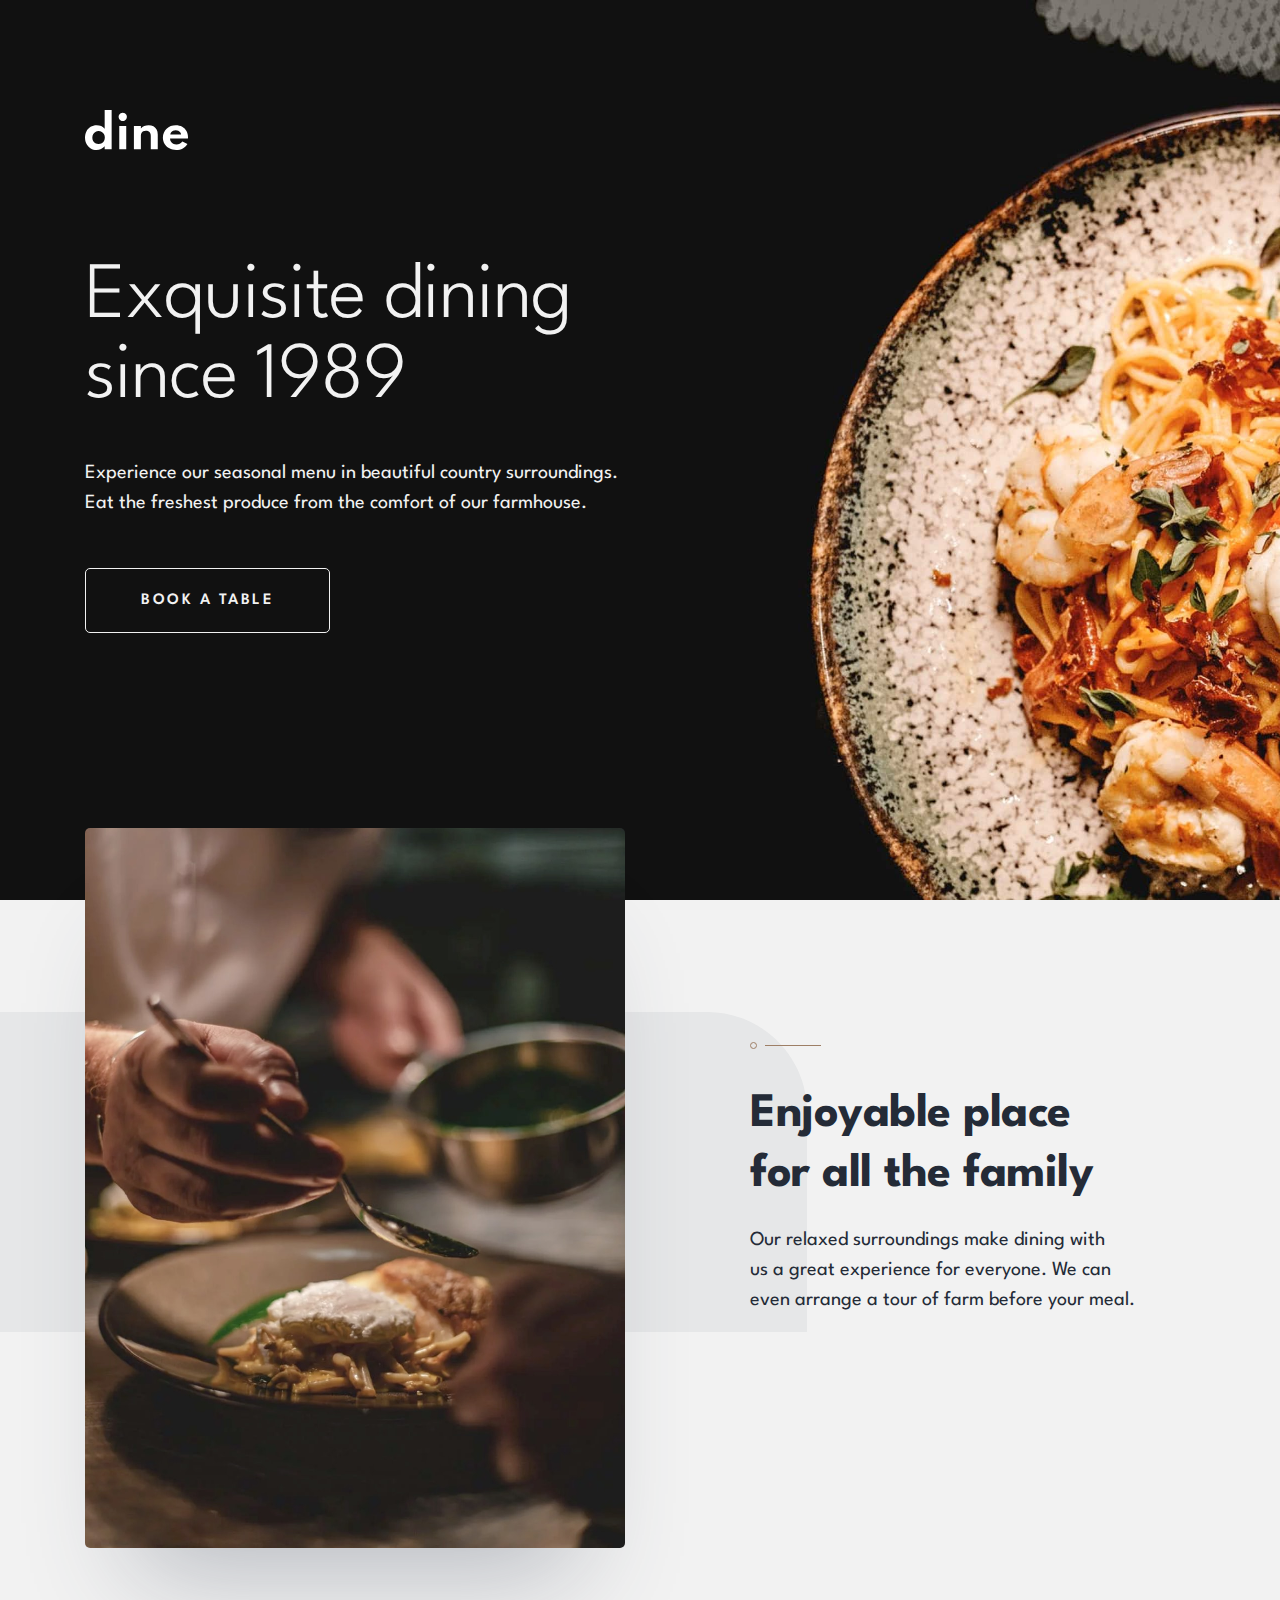
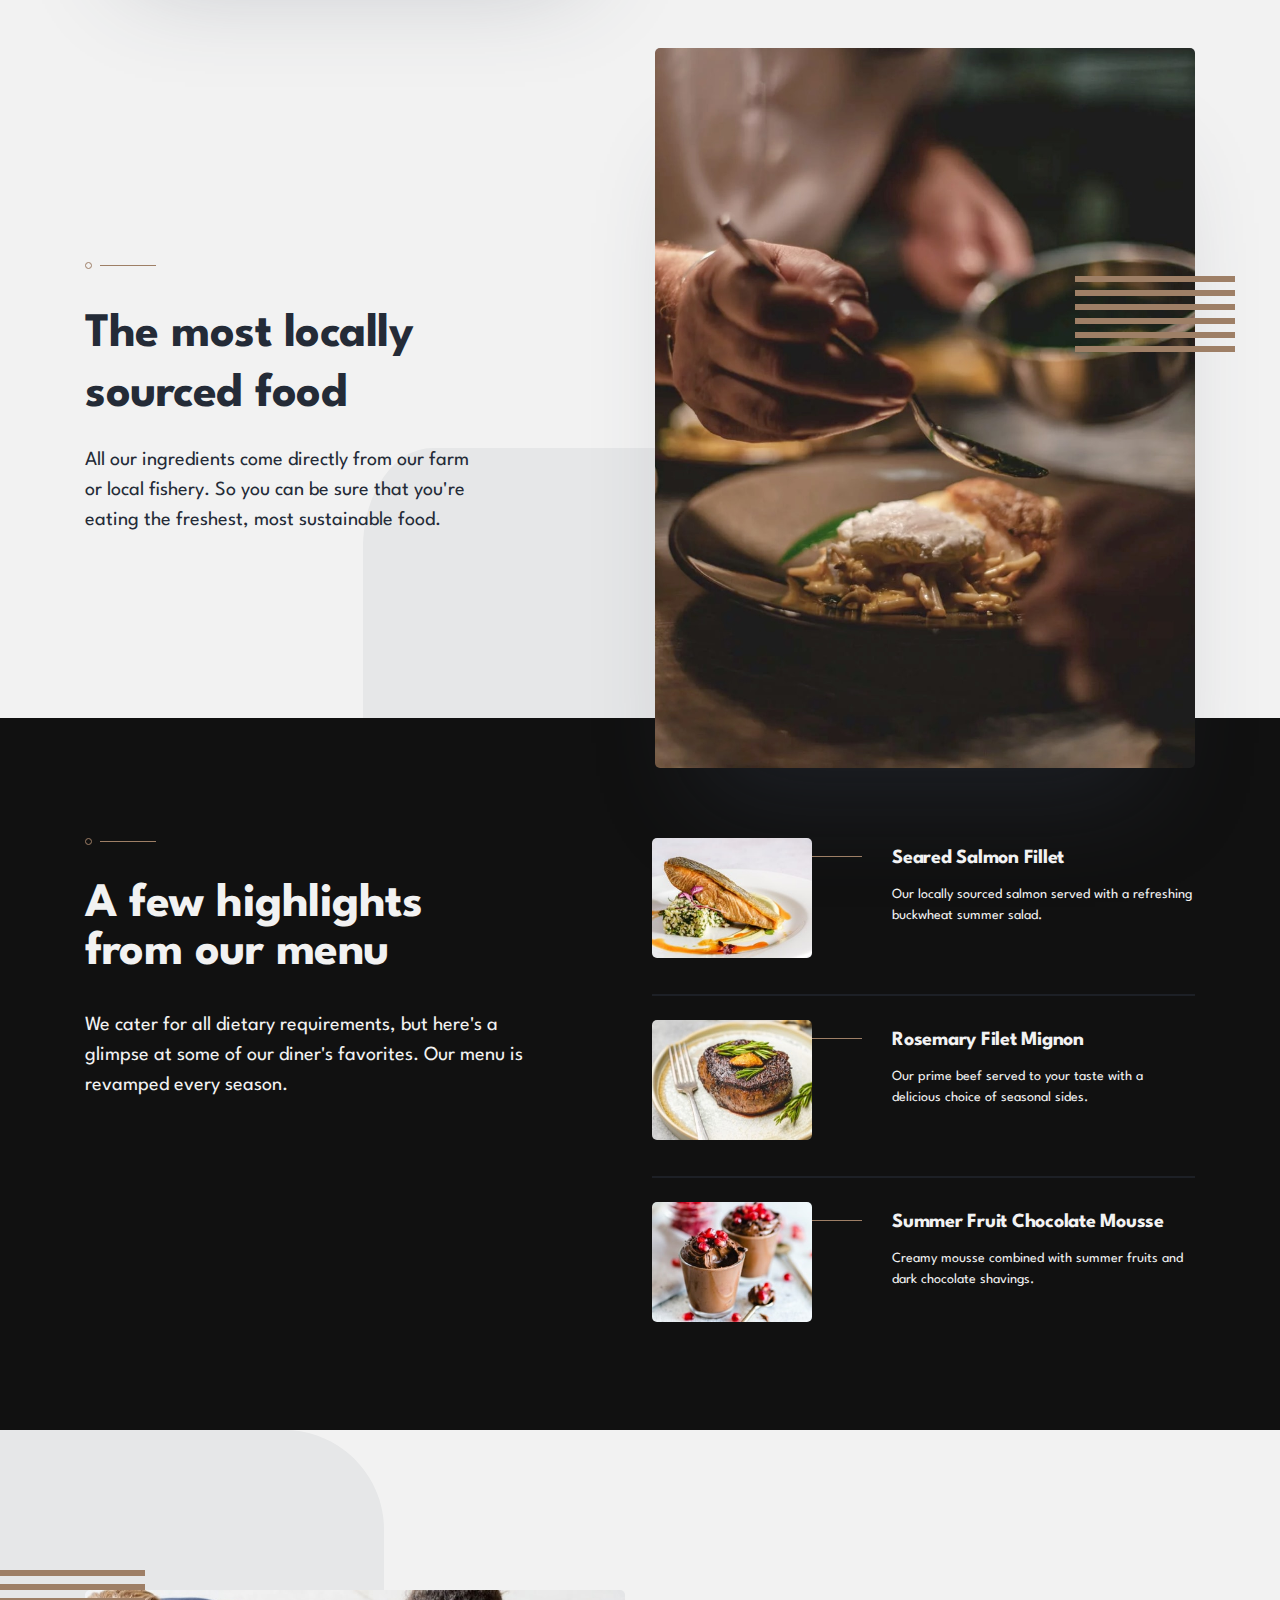
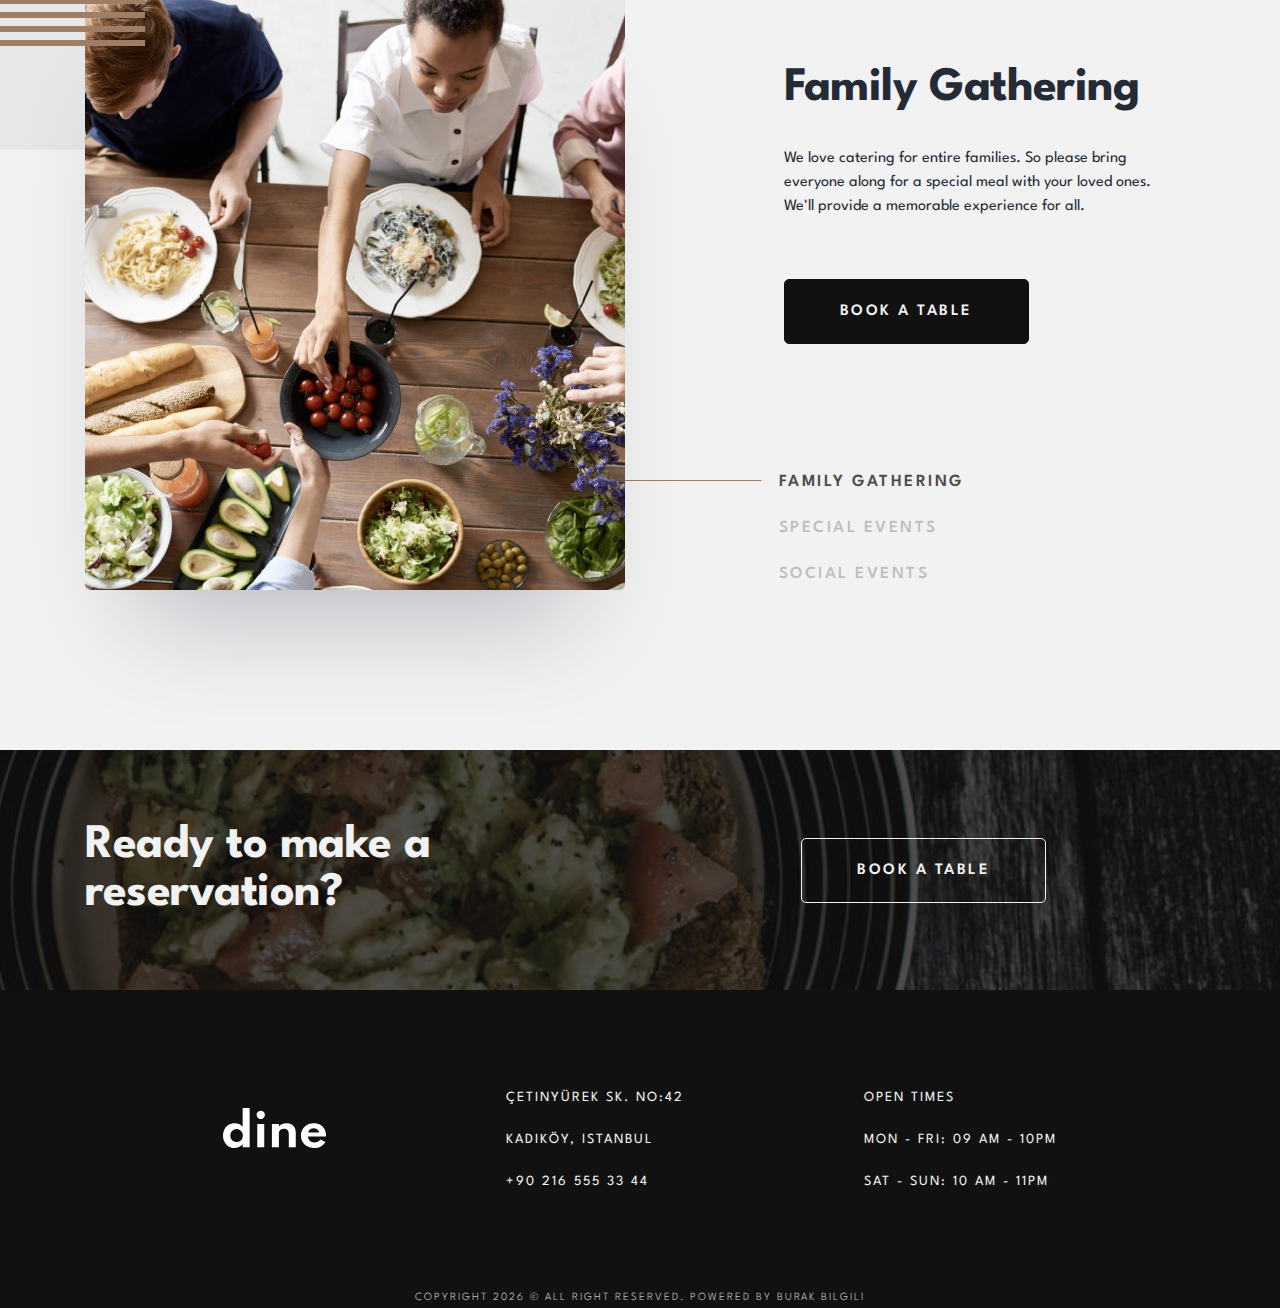
<file: index.html>
<!DOCTYPE html>
<html lang="en">
  <head>
    <meta charset="UTF-8" />
    <meta name="viewport" content="width=device-width, initial-scale=1.0" />

    <title>Dine - Exquisite Dining</title>

    <link rel="stylesheet" href="/style.css" />
    <link rel="shortcut icon" href="/public/favicon.ico" type="image/x-icon" />

    <script src="/script.js" defer></script>
  </head>
  <body>
    <header class="wrapper header">
      <a href="/">
        <img
          src="/public/logo.svg"
          alt="Homepage - Dine"
          width="103"
          height="40"
          class="logo" />
      </a>
    </header>

    <main>
      <section class="wrapper hero">
        <picture class="full-width image">
          <source
            media="(width >= calc(1024 / 16 * 1em))"
            srcset="/images/homepage/hero-bg-desktop@2x.jpg"
            width="2880"
            height="1640" />
          <source
            media="(width >= calc(768 / 16 * 1em))"
            srcset="/images/homepage/hero-bg-tablet@2x.jpg"
            width="1536"
            height="1984" />
          <img
            src="/images/homepage/hero-bg-mobile@2x.jpg"
            alt="Plate with shrimp spaghetti"
            width="750"
            height="1496" />
        </picture>

        <h1 class="title">Exquisite dining since 1989</h1>

        <p class="description">
          Experience our seasonal menu in beautiful country surroundings. Eat
          the freshest produce from the comfort of our farmhouse.
        </p>

        <a href="/booking.html" class="button">Book a Table</a>
      </section>

      <section class="wrapper features">
        <div class="feature">
          <img
            src="/assets/patterns/pattern-curve-top-right.svg"
            alt=""
            width="895"
            height="320"
            class="hidden-on-mobile pattern" />

          <picture>
            <source
              media="(width >= calc(1024 / 16 * 1em))"
              srcset="/images/homepage/locally-sourced-desktop@2x.jpg"
              width="1080"
              height="1440" />
            <source
              media="(width >= calc(768 / 16 * 1em))"
              srcset="/images/homepage/enjoyable-place-tablet@2x.jpg"
              width="1146"
              height="720" />
            <img
              src="/images/homepage/enjoyable-place-mobile@2x.jpg"
              alt="Landscape with sheep"
              width="654"
              height="800"
              class="image shadow" />
          </picture>

          <div class="text-content">
            <img
              src="/assets/patterns/pattern-divide.svg"
              alt=""
              width="71"
              height="7"
              class="divider" />

            <h2 class="title">Enjoyable place for all the family</h2>

            <p class="description">
              Our relaxed surroundings make dining with us a great experience
              for everyone. We can even arrange a tour of farm before your meal.
            </p>
          </div>
        </div>
        <div class="feature">
          <img
            src="/assets/patterns/pattern-curve-top-left.svg"
            alt=""
            width="895"
            height="320"
            class="hidden-on-mobile pattern" />

          <picture>
            <source
              media="(width >= calc(1024 / 16 * 1em))"
              srcset="/images/homepage/locally-sourced-desktop@2x.jpg"
              width="1080"
              height="1440" />
            <source
              media="(width >= calc(768 / 16 * 1em))"
              srcset="/images/homepage/locally-sourced-tablet@2x.jpg"
              width="1146"
              height="720" />
            <img
              src="/images/homepage/locally-sourced-mobile@2x.jpg"
              alt="Hand with spoon over a plate of local food"
              width="654"
              height="800"
              class="image shadow" />
          </picture>

          <img
            src="/assets/patterns/pattern-lines.svg"
            alt=""
            width="160"
            height="76"
            class="lines hidden-on-mobile" />

          <div class="text-content">
            <img
              src="/assets/patterns/pattern-divide.svg"
              alt=""
              width="71"
              height="7"
              class="divider" />

            <h2 class="title">The most locally sourced food</h2>

            <p class="description">
              All our ingredients come directly from our farm or local fishery.
              So you can be sure that you're eating the freshest, most
              sustainable food.
            </p>
          </div>
        </div>
      </section>

      <section class="wrapper highlights">
        <div class="content">
          <div class="text-content">
            <img
              src="/assets/patterns/pattern-divide.svg"
              alt=""
              width="71"
              height="7"
              class="divider" />

            <h2 class="title">A few highlights from our menu</h2>

            <p class="description">
              We cater for all dietary requirements, but here's a glimpse at
              some of our diner's favorites. Our menu is revamped every season.
            </p>
          </div>
          <div class="items">
            <div class="item">
              <div class="item-decorative hidden-on-mobile"></div>
              <picture class="item-image">
                <source
                  media="(width >= calc(768/16 *1em))"
                  srcset="/images/homepage/salmon-desktop-tablet@2x.jpg"
                  width="256"
                  height="192" />
                <img
                  src="/images/homepage/salmon-mobile@2x.jpg"
                  alt="Salmon fillet on plate on bed of rice"
                  width="654"
                  height="490" />
              </picture>

              <div class="item-text-content">
                <h3 class="item-title">Seared Salmon Fillet</h3>

                <p class="item-description">
                  Our locally sourced salmon served with a refreshing buckwheat
                  summer salad.
                </p>
              </div>
            </div>

            <div class="item">
              <div class="item-decorative hidden-on-mobile"></div>
              <picture class="item-image">
                <source
                  media="(width >= calc(768/16 *1em))"
                  srcset="/images/homepage/beef-desktop-tablet@2x.jpg"
                  width="256"
                  height="192" />
                <img
                  src="/images/homepage/beef-mobile@2x.jpg"
                  alt="Filet mignon on plate with rosemary sprig and fork"
                  width="654"
                  height="490" />
              </picture>

              <div class="item-text-content">
                <h3 class="item-title">Rosemary Filet Mignon</h3>

                <p class="item-description">
                  Our prime beef served to your taste with a delicious choice of
                  seasonal sides.
                </p>
              </div>
            </div>

            <div class="item">
              <div class="item-decorative hidden-on-mobile"></div>
              <picture class="item-image">
                <source
                  media="(width >= calc(768/16 *1em))"
                  srcset="/images/homepage/chocolate-desktop-tablet@2x.jpg"
                  width="256"
                  height="192" />
                <img
                  src="/images/homepage/chocolate-mobile@2x.jpg"
                  alt="Chocolate mousse with pomegranate"
                  width="654"
                  height="490" />
              </picture>

              <div class="item-text-content">
                <h3 class="item-title">Summer Fruit Chocolate Mousse</h3>

                <p class="item-description">
                  Creamy mousse combined with summer fruits and dark chocolate
                  shavings.
                </p>
              </div>
            </div>
          </div>
        </div>
      </section>

      <section class="wrapper booking">
        <h2 class="visually-hidden">Booking</h2>

        <img
          src="/assets/patterns/pattern-curve-top-right.svg"
          alt=""
          width="895"
          height="320"
          class="hidden-on-mobile pattern" />

        <div role="tablist" aria-label="Sample Tabs" class="tablist">
          <button
            role="tab"
            aria-selected="true"
            aria-controls="panel-1"
            id="tab-1"
            tabindex="0"
            class="tab">
            Family Gathering
          </button>

          <button
            role="tab"
            aria-selected="false"
            aria-controls="panel-2"
            id="tab-2"
            tabindex="0"
            class="tab">
            Special Events
          </button>

          <button
            role="tab"
            aria-selected="false"
            aria-controls="panel-3"
            id="tab-3"
            tabindex="0"
            class="tab">
            Social Events
          </button>
        </div>

        <div
          id="panel-1"
          role="tabpanel"
          tabindex="0"
          aria-labelledby="tab-1"
          class="tabpanel">
          <div class="tab-content">
            <picture>
              <source
                media="(width >= calc(1024/16 *1em))"
                srcset="/images/homepage/family-gathering-desktop@2x.jpg"
                width="1080"
                height="1200" />
              <source
                media="(width >= calc(768/16 *1em))"
                srcset="/images/homepage/family-gathering-tablet@2x.jpg"
                width="1146"
                height="720" />
              <img
                src="/images/homepage/family-gathering-mobile@2x.jpg"
                alt="Group of people eating a meal"
                width="652"
                height="800"
                class="tab-image shadow" />
            </picture>
            <div class="text-content">
              <h3>Family Gathering</h3>
              <p>
                We love catering for entire families. So please bring everyone
                along for a special meal with your loved ones. We'll provide a
                memorable experience for all.
              </p>
              <a href="/booking.html" class="button dark">Book a Table</a>
            </div>
          </div>
        </div>

        <div
          id="panel-2"
          role="tabpanel"
          tabindex="0"
          aria-labelledby="tab-2"
          hidden
          class="tabpanel">
          <div class="tab-content">
            <picture>
              <source
                media="(width >= calc(1024/16 *1em))"
                srcset="/images/homepage/special-events-desktop@2x.jpg"
                width="1080"
                height="1200" />
              <source
                media="(width >= calc(768/16 *1em))"
                srcset="/images/homepage/special-events-tablet@2x.jpg"
                width="1146"
                height="720" />
              <img
                src="/images/homepage/special-events-mobile@2x.jpg"
                alt="Group of people drinking"
                width="652"
                height="800"
                class="tab-image shadow" />
            </picture>
            <div class="text-content">
              <h3>Special Events</h3>
              <p>
                Whether it's a romantic dinner or special date you're
                celebrating with others we'll look after you. We'll be sure to
                mark your special date with an unforgettable meal.
              </p>
              <a href="/booking.html" class="button dark">Book a Table</a>
            </div>
          </div>
        </div>

        <div
          id="panel-3"
          role="tabpanel"
          tabindex="0"
          aria-labelledby="tab-3"
          hidden
          class="tabpanel">
          <div class="tab-content">
            <picture>
              <source
                media="(width >= calc(1024/16 *1em))"
                srcset="/images/homepage/social-events-desktop@2x.jpg"
                width="1080"
                height="1200" />
              <source
                media="(width >= calc(768/16 *1em))"
                srcset="/images/homepage/social-events-tablet@2x.jpg"
                width="1146"
                height="720" />
              <img
                src="/images/homepage/social-events-mobile@2x.jpg"
                alt=""
                width="652"
                height="800"
                class="tab-image shadow" />
            </picture>
            <div class="text-content">
              <h3>Social Events</h3>
              <p>
                Are you looking to have a larger social event? No problem. We're
                more than happy to cater for big parties. We'll work with you to
                make your event a hit with everyone.
              </p>
              <a href="/booking.html" class="button dark">Book a Table</a>
            </div>
          </div>
        </div>

        <img
          src="/assets/patterns/pattern-lines.svg"
          alt=""
          width="160"
          height="76"
          class="lines hidden-on-mobile" />
      </section>

      <section class="wrapper cta">
        <picture class="cta-picture full-width">
          <source
            media="(width >= calc(1024/16 *1em))"
            srcset="/images/homepage/ready-bg-desktop@2x.jpg"
            width="2880"
            height="480" />
          <source
            media="(width >= calc(768/16 *1em))"
            srcset="/images/homepage/ready-bg-tablet@2x.jpg"
            width="1536"
            height="544" />
          <img
            src="/images/homepage/ready-bg-mobile@2x.jpg"
            alt=""
            width="750"
            height="656"
            class="cta-image" />
        </picture>

        <div class="text-content">
          <h2>Ready to make a reservation?</h2>

          <a href="/booking.html" class="button">Book a Table</a>
        </div>
      </section>
    </main>

    <footer class="wrapper footer">
      <a href="/">
        <img
          src="/public/logo.svg"
          alt="Homepage - Dine"
          width="103"
          height="40"
          class="logo" />
      </a>

      <div class="text-content">
        <address class="location">
          <p>Çetinyürek sk. No:42</p>
          <p>Kadıköy, Istanbul</p>
          <a href="tel:+902165553344">+90 216 555 33 44</a>
        </address>

        <time class="times">
          <p>Open Times</p>
          <p>Mon - Fri: 09 am - 10pm</p>
          <p>Sat - Sun: 10 am - 11pm</p>
        </time>
      </div>

      <div class="copyright">
        Copyright
        <span id="date"></span>
        © All right reserved. Powered by
        <a href="https://www.burakbilgili.co.uk/" target="_blank">
          Burak Bilgili
        </a>
      </div>
    </footer>
  </body>
</html>
</file>
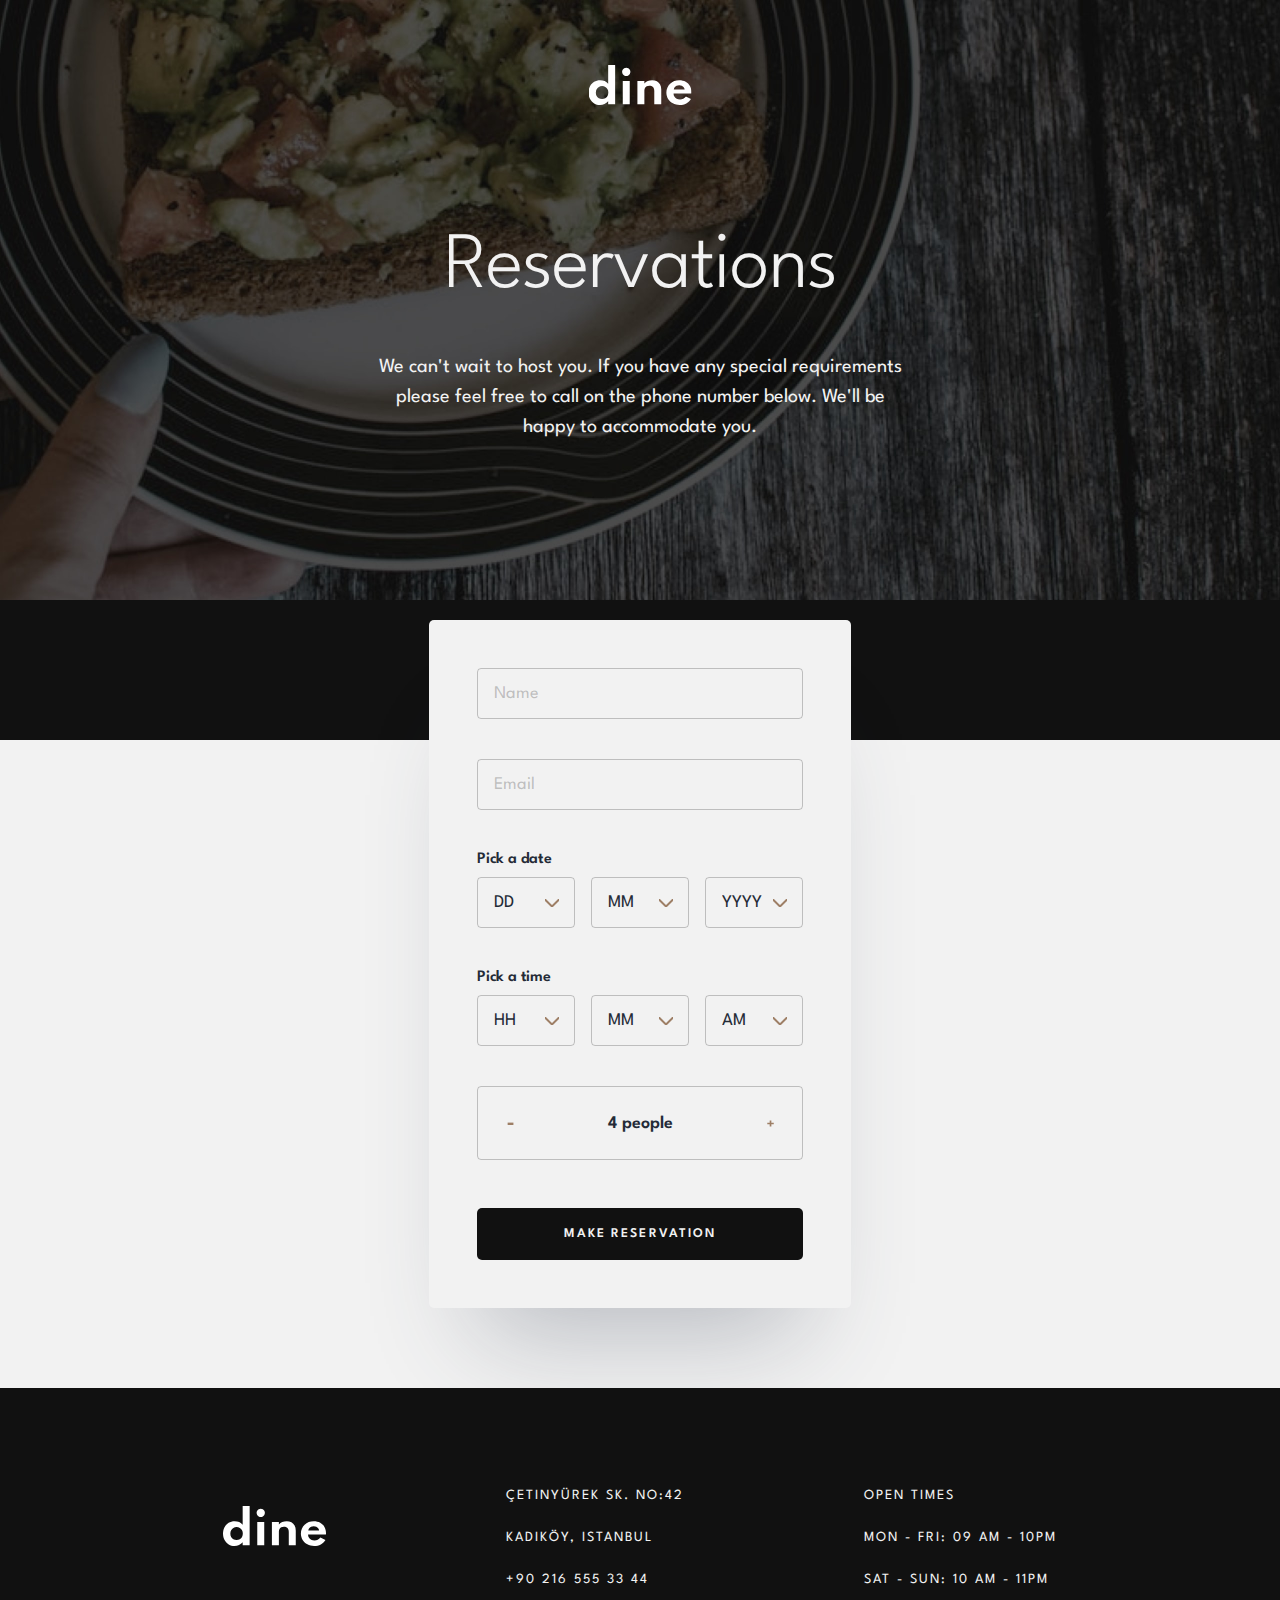
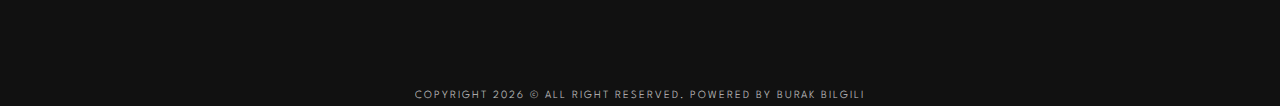
<file: booking.html>
<!DOCTYPE html>
<html lang="en">
  <head>
    <meta charset="UTF-8" />
    <meta name="viewport" content="width=device-width, initial-scale=1.0" />

    <title>Dine - Book a Table</title>

    <link rel="stylesheet" href="/style.css" />
    <link rel="shortcut icon" href="/public/favicon.ico" type="image/x-icon" />

    <script src="/script.js" defer></script>
  </head>
  <body>
    <header class="wrapper header booking-header">
      <a href="/">
        <img
          src="/public/logo.svg"
          alt="Homepage - Dine"
          width="103"
          height="40"
          class="logo" />
      </a>
    </header>

    <main>
      <section class="wrapper booking-hero">
        <picture class="full-width image">
          <source
            media="(width >= calc(1024 / 16 * 1em))"
            srcset="/images/booking/hero-bg-desktop@2x.jpg"
            width="2880"
            height="1640" />
          <source
            media="(width >= calc(768 / 16 * 1em))"
            srcset="/images/booking/hero-bg-tablet@2x.jpg"
            width="1536"
            height="1984" />
          <img
            src="/images/booking/hero-bg-mobile@2x.jpg"
            alt="Elegant dining setup"
            width="750"
            height="1496" />
        </picture>

        <h1 class="title">Reservations</h1>

        <p class="description">
          We can't wait to host you. If you have any special requirements please
          feel free to call on the phone number below. We'll be happy to
          accommodate you.
        </p>
      </section>

      <section class="wrapper booking-form">
        <form id="reservation-form">
          <div class="form-grid">
            <div class="form-group">
              <label for="name" class="visually-hidden">Name</label>
              <input
                type="text"
                id="name"
                name="name"
                placeholder="Name"
                required
                autocomplete="name"
                aria-required="true" />
              <div class="error-message" id="name-error"></div>
            </div>

            <div class="form-group">
              <label for="email" class="visually-hidden">Email</label>
              <input
                type="email"
                id="email"
                name="email"
                placeholder="Email"
                autocomplete="email"
                required
                aria-required="true" />
              <div class="error-message" id="email-error"></div>
            </div>

            <div class="form-date-time">
              <h3>Pick a date</h3>

              <div class="form-date">
                <div class="form-group">
                  <label for="day" class="visually-hidden">Day</label>
                  <div class="select-wrapper">
                    <select id="day" name="day" required aria-required="true">
                      <option value="" disabled selected>DD</option>
                      <option value="01">01</option>
                      <option value="02">02</option>
                      <option value="03">03</option>
                      <option value="04">04</option>
                      <option value="05">05</option>
                      <option value="06">06</option>
                      <option value="07">07</option>
                      <option value="08">08</option>
                      <option value="09">09</option>
                      <option value="10">10</option>
                      <option value="11">11</option>
                      <option value="12">12</option>
                      <option value="13">13</option>
                      <option value="14">14</option>
                      <option value="15">15</option>
                      <option value="16">16</option>
                      <option value="17">17</option>
                      <option value="18">18</option>
                      <option value="19">19</option>
                      <option value="20">20</option>
                      <option value="21">21</option>
                      <option value="22">22</option>
                      <option value="23">23</option>
                      <option value="24">24</option>
                      <option value="25">25</option>
                      <option value="26">26</option>
                      <option value="27">27</option>
                      <option value="28">28</option>
                      <option value="29">29</option>
                      <option value="30">30</option>
                      <option value="31">31</option>
                    </select>
                  </div>
                </div>

                <div class="form-group">
                  <label for="month" class="visually-hidden">Month</label>
                  <div class="select-wrapper">
                    <select
                      id="month"
                      name="month"
                      required
                      aria-required="true">
                      <option value="" disabled selected>MM</option>
                      <option value="01">01</option>
                      <option value="02">02</option>
                      <option value="03">03</option>
                      <option value="04">04</option>
                      <option value="05">05</option>
                      <option value="06">06</option>
                      <option value="07">07</option>
                      <option value="08">08</option>
                      <option value="09">09</option>
                      <option value="10">10</option>
                      <option value="11">11</option>
                      <option value="12">12</option>
                    </select>
                  </div>
                </div>

                <div class="form-group">
                  <label for="year" class="visually-hidden">Year</label>
                  <div class="select-wrapper">
                    <select id="year" name="year" required aria-required="true">
                      <option value="" disabled selected>YYYY</option>
                      <option value="2025">2025</option>
                      <option value="2026">2026</option>
                      <option value="2027">2027</option>
                      <option value="2028">2028</option>
                      <option value="2029">2029</option>
                      <option value="2030">2030</option>
                    </select>
                  </div>
                </div>
              </div>
              <div class="error-message" id="date-error"></div>
            </div>

            <div class="form-date-time">
              <h3>Pick a time</h3>

              <div class="form-time">
                <div class="form-group">
                  <label for="hour" class="visually-hidden">Hour</label>
                  <div class="select-wrapper">
                    <select id="hour" name="hour" required aria-required="true">
                      <option value="" disabled selected>HH</option>
                      <option value="09">09</option>
                      <option value="10">10</option>
                      <option value="11">11</option>
                      <option value="12">12</option>
                      <option value="13">13</option>
                      <option value="14">14</option>
                      <option value="15">15</option>
                      <option value="16">16</option>
                      <option value="17">17</option>
                      <option value="18">18</option>
                      <option value="19">19</option>
                      <option value="20">20</option>
                      <option value="21">21</option>
                      <option value="22">22</option>
                      <option value="23">23</option>
                    </select>
                  </div>
                </div>

                <div class="form-group">
                  <label for="minute" class="visually-hidden">Minute</label>
                  <div class="select-wrapper">
                    <select
                      id="minute"
                      name="minute"
                      required
                      aria-required="true">
                      <option value="" disabled selected>MM</option>
                      <option value="00">00</option>
                      <option value="15">15</option>
                      <option value="30">30</option>
                      <option value="45">45</option>
                    </select>
                  </div>
                </div>

                <div class="form-group">
                  <div class="select-wrapper time-am-pm">
                    <select id="ampm" name="ampm" required aria-required="true">
                      <option value="am">AM</option>
                      <option value="pm">PM</option>
                    </select>
                  </div>
                </div>
              </div>
              <div class="error-message" id="time-error"></div>
            </div>

            <div class="form-people">
              <div class="people-control">
                <button
                  type="button"
                  class="counter-button minus"
                  aria-label="Decrease people count">
                  <img
                    src="/assets/icons/icon-minus.svg"
                    alt=""
                    width="7"
                    height="3" />
                </button>
                <span id="people-count">4 people</span>
                <button
                  type="button"
                  class="counter-button plus"
                  aria-label="Increase people count">
                  <img
                    src="/assets/icons/icon-plus.svg"
                    alt=""
                    width="7"
                    height="7" />
                </button>
              </div>
              <input type="hidden" id="people" name="people" value="4" />
            </div>

            <button type="submit" class="button reservation-button">
              Make Reservation
            </button>
          </div>
        </form>
      </section>
    </main>

    <footer class="wrapper footer">
      <a href="/">
        <img
          src="/public/logo.svg"
          alt="Homepage - Dine"
          width="103"
          height="40"
          class="logo" />
      </a>

      <div class="text-content">
        <address class="location">
          <p>Çetinyürek sk. No:42</p>
          <p>Kadıköy, Istanbul</p>
          <a href="tel:+902165553344">+90 216 555 33 44</a>
        </address>

        <time class="times">
          <p>Open Times</p>
          <p>Mon - Fri: 09 am - 10pm</p>
          <p>Sat - Sun: 10 am - 11pm</p>
        </time>
      </div>

      <div class="copyright">
        Copyright
        <span id="date"></span>
        © All right reserved. Powered by
        <a href="https://www.burakbilgili.co.uk/" target="_blank">
          Burak Bilgili
        </a>
      </div>
    </footer>
  </body>
</html>
</file>
<file: style.css>
@layer fonts {
  @font-face {
    font-display: swap;
    font-family: 'League Spartan';
    font-style: normal;
    font-weight: 300;
    src: url('/fonts/league-spartan-v11-latin-300.woff2') format('woff2');
  }

  @font-face {
    font-display: swap;
    font-family: 'League Spartan';
    font-style: normal;
    font-weight: 400;
    src: url('/fonts/league-spartan-v11-latin-regular.woff2') format('woff2');
  }

  @font-face {
    font-display: swap;
    font-family: 'League Spartan';
    font-style: normal;
    font-weight: 600;
    src: url('/fonts/league-spartan-v11-latin-600.woff2') format('woff2');
  }

  @font-face {
    font-display: swap;
    font-family: 'League Spartan';
    font-style: normal;
    font-weight: 700;
    src: url('/fonts/league-spartan-v11-latin-700.woff2') format('woff2');
  }
}

@layer colors {
  :root {
    --c-brown: #9e7f66;
    --c-black: #111111;
    --c-white: #f2f2f2;

    --c-gray-100: #17182b;
    --c-gray-300: #242b37;
    --c-gray-400: #4c4c4c;
    --c-gray-500: #5c6779;

    --c-gray-450: #4c4c4c50;

    --c-shadow: #38425550;

    --color-text-light: var(--c-white);
    --color-text-dark: var(--c-black);
    --color-background-dark: var(--c-black);
    --color-background-light: var(--c-white);

    --color-tab: var(--c-gray-450);
    --color-tab-active: var(--c-gray-400);
  }
}

@layer typography {
  :root {
    --fs-80: calc(80 / 16 * 1rem);
    --fs-48: calc(48 / 16 * 1rem);
    --fs-32: calc(32 / 16 * 1rem);
    --fs-20: calc(20 / 16 * 1rem);
    --fs-17: calc(17 / 16 * 1rem);
    --fs-16: calc(16 / 16 * 1rem);

    --font-size-h1: var(--fs-32);
    --font-size-h2: var(--fs-32);
    --font-size-h3: var(--fs-20);

    --font-size-p: var(--fs-16);
    --font-size-tab: var(--fs-17);
    --font-size-p-sm: var(--fs-16);

    @media (width >= calc(768 / 16 * 1em)) {
      --font-size-h1: var(--fs-48);
      --font-size-h2: var(--fs-48);

      --font-size-p: var(--fs-20);
    }

    @media (width >= calc(1024 / 16 * 1em)) {
      --font-size-h1: var(--fs-80);
    }
  }

  h1,
  h2,
  h3,
  p {
    text-align: center;
    text-wrap: balance;

    @media (width >= calc(1024 / 16 * 1em)) {
      text-align: start;
    }
  }

  h1,
  h2,
  h3 {
    margin: 0;
  }

  h1 {
    line-height: 1;
    font-weight: 300;
    letter-spacing: -0.0125em;
    font-size: var(--font-size-h1);
  }

  h2 {
    line-height: 1;
    font-weight: 700;
    letter-spacing: -0.01em;
    font-size: var(--font-size-h2);
  }

  h3 {
    font-weight: 700;
    letter-spacing: -0.0125em;
    line-height: calc(24 / 20);
    font-size: var(--font-size-h3);
  }

  p {
    line-height: 1.5;
    font-size: var(--font-size-p);

    &.small {
      font-size: var(--font-size-p-sm);
    }
  }

  a {
    text-decoration: none;
  }
}

@layer global {
  *,
  *::before,
  *::after {
    box-sizing: border-box;
  }

  body {
    margin: 0;
    font-family: League Spartan, sans-serif;

    color: var(--c-gray-300);
    background-color: var(--color-background-light);
  }

  img {
    height: auto;
    display: block;
    max-width: 100%;
  }

  button {
    font-family: inherit;
  }

  .hidden-on-mobile {
    @media (width < calc(768 / 16 * 1em)) {
      display: none;
    }
  }

  .visually-hidden {
    position: absolute;
    left: -10000px;
    top: auto;
    width: 1px;
    height: 1px;
    overflow: hidden;
  }

  .shadow {
    border-radius: 5px;
    box-shadow: 0 75px 100px -50px var(--c-shadow);
  }
}

@layer layout {
  .wrapper {
    display: grid;
    grid-template-columns: 24px 1fr 24px;

    > * {
      grid-column: 2;
    }

    > .full-width {
      grid-column: 1 / -1;
    }

    @media (width >= calc(768 / 16 * 1em)) {
      grid-template-columns: 1fr min(1110px, 100% - 80px) 1fr;
    }
  }
}

@layer components {
  .button {
    width: fit-content;
    padding: 24px 55px;
    margin-inline: auto;

    font-weight: 600;
    text-transform: uppercase;
    letter-spacing: 0.15625em;

    color: var(--color-text-light);
    border: 1px solid var(--color-text-light);
    border-radius: 5px;

    transition: 200ms ease-in-out;
    transition-property: color, background-color;

    &.dark {
      color: var(--color-text-light);
      border: 1px solid var(--color-background-dark);
      background-color: var(--color-background-dark);
    }

    &:hover {
      color: var(--color-text-dark);
      background-color: var(--color-background-light);
    }

    @media (width >= calc(1024 / 16 * 1em)) {
      margin-inline: 0;
    }
  }
}

@layer header {
  .header {
    .logo {
      position: absolute;
      top: 110px;

      @media ((width < calc(1024 / 16 * 1em))) {
        top: 374px;
        left: 50%;
        translate: -50% 0;
      }

      @media ((width < calc(768 / 16 * 1em))) {
        top: 232px;
        width: calc(82.4 / 16 * 1rem);
        height: calc(32 / 16 * 1rem);
      }
    }
  }
}

@layer hero {
  .hero {
    display: grid;
    grid-template-rows: 300px repeat(4, auto);

    color: var(--color-text-light);
    background-color: var(--color-background-dark);

    & .image {
      grid-row: 1 / -1;

      & img {
        justify-self: center;

        @media (width < calc(1024 / 16 * 1em)) {
          width: calc(768 / 16 * 1rem);
        }

        @media (width < calc(768 / 16 * 1em)) {
          width: calc(375 / 16 * 1rem);
        }

        @media (width >= calc(1024 / 16 * 1em)) {
          height: 100vh;
          min-height: 800px;
          object-fit: cover;
        }
      }
    }

    & .title {
      margin-block-end: 20px;
      line-height: 1.3;
      grid-row: 2;

      @media (width >= calc(1024 / 16 * 1em)) {
        line-height: 1;
        max-width: 15ch;
      }
    }

    & .description {
      grid-row: 3;
      line-height: 1.625;
      margin-block-end: 50px;

      @media (width >= calc(1024 / 16 * 1em)) {
        line-height: 1.5;
        max-width: 45ch;
      }
    }

    & .button {
      grid-row: 4;
    }

    @media (width >= calc(768 / 16 * 1em)) {
      grid-template-rows: 452px repeat(4, auto);
    }

    @media (width >= calc(1024 / 16 * 1em)) {
      min-height: 100vh;
      overflow: hidden;
      justify-items: start;
      grid-template-rows: 258px repeat(4, auto);
    }
  }
}

@layer features {
  .features {
    margin-block-start: -72px;

    .feature {
      display: grid;
      position: relative;
      justify-items: center;
      margin-block-end: 100px;

      @media (width >= calc(1024 / 16 * 1em)) {
        grid-template-columns: repeat(2, 1fr);
        align-items: center;
        column-gap: 125px;
      }

      & .image {
        margin-block-end: 48px;

        @media (width >= calc(768 / 16 * 1em)) {
          max-width: calc(573 / 16 * 1rem);
        }

        @media (width >= calc(1024 / 16 * 1em)) {
          max-width: calc(540 / 16 * 1rem);
          margin-block-end: 0;
        }
      }

      & .text-content {
        @media (width < calc(1024 / 16 * 1em)) {
          display: grid;
          justify-items: center;
        }
      }

      & .divider {
        margin-block-end: 36px;
      }

      & .title {
        margin-block-end: 13px;
        line-height: 1.25;
        max-width: 20ch;
      }

      & .description {
        max-width: 45ch;
      }

      & .pattern {
        position: absolute;
        max-width: none;
        top: 184px;
        right: 35%;
        z-index: -1;
      }

      &:nth-child(2) .pattern {
        bottom: -75px;
        left: 50%;
        top: auto;
        right: auto;
        height: 320px;
        width: 49vw;

        @media (width >= calc(1024/16 * 1em)) {
          bottom: 0;
          left: 25%;
        }
      }

      &:nth-child(2) picture {
        @media (width >= calc(1024/16 * 1em)) {
          order: 2;
        }
      }

      & .lines {
        position: absolute;
        top: 228px;
        right: 35px;

        @media (width >= calc(1024/16 * 1em)) {
          right: -40px;
        }
      }
    }
  }
}

@layer highlights {
  .highlights {
    color: var(--color-text-light);
    background-color: var(--color-background-dark);

    padding-block: 72px;

    & .content {
      @media (width >= calc(1024 / 16 * 1em)) {
        display: grid;
        align-items: start;
        grid-template-columns: repeat(2, 1fr);
        column-gap: 24px;
      }
    }

    & .text-content {
      display: grid;
      justify-items: center;

      @media (width >= calc(1024 / 16 * 1em)) {
        justify-items: start;
      }
    }

    & .divider {
      margin-block-end: 36px;
    }

    & .title {
      margin-block-end: 13px;
    }

    & .description {
      margin-block-end: 85px;

      @media (width >= calc(1024 / 16 * 1em)) {
        max-width: 40ch;
        text-wrap: auto;
      }
    }

    & .items {
      display: grid;
      justify-content: center;
      gap: 24px;
    }

    & .item {
      display: grid;
      position: relative;
      justify-items: center;

      &:not(:last-child) {
        border-block-end: 2px solid var(--c-shadow);
      }

      @media (width >= calc(768 / 16 * 1em)) {
        grid-template-columns: 160px 1fr;
        justify-items: start;
        column-gap: 80px;
      }
    }

    & .item-image {
      img {
        border-radius: 5px;
        margin-block-end: 36px;
      }
    }

    & .item-title {
      @media (width >= calc(768 / 16 * 1em)) {
        text-align: start;
        margin-block-start: 8px;
      }
    }

    & .item-description {
      margin-block-end: 56px;

      @media (width >= calc(768 / 16 * 1em)) {
        text-align: start;
        text-wrap: auto;
        max-width: 40ch;
        margin-block-end: 0;
        font-size: 14px;
      }
    }

    & .item-decorative {
      position: absolute;
      height: 1px;
      width: 50px;

      left: 160px;
      top: 18px;

      background-color: var(--c-brown);
    }

    @media (width >= calc(1024 / 16 * 1em)) {
      margin-block-start: -150px;
      padding-block-start: 120px;
    }
  }
}

@layer booking {
  .booking {
    position: relative;
    padding-block: 102px;

    & .tablist {
      position: absolute;
      width: 100%;

      display: grid;
      justify-items: center;
      gap: 16px;

      top: calc((100vw - 48px) / 0.815 + 102px + 40px);

      @media (width >= calc(694 / 16 * 1em)) {
        top: 948px;
      }

      @media (width >= calc(768 / 16 * 1em)) {
        top: calc(360px + 120px + 40px);
        grid-auto-flow: column;
      }

      @media (width >= calc(1024 / 16 * 1em)) {
        grid-auto-flow: row;
        justify-items: start;
        width: fit-content;

        left: 665px;
        top: auto;
        bottom: 160px;
      }

      @media (width >= calc(1160 / 16 * 1em)) {
        left: 688px;
      }
    }

    & .tab {
      border: none;
      cursor: pointer;
      position: relative;
      background: none;

      font-weight: 600;
      line-height: 1.64;
      letter-spacing: 0.147em;
      text-transform: uppercase;
      color: var(--color-tab);
      font-size: var(--font-size-tab);

      transition: color 200ms ease-in-out;

      &:hover,
      &[aria-selected='true'] {
        color: var(--color-tab-active);

        &::before {
          opacity: 1;
          width: 48px;

          @media (width >= calc(1024 / 16 * 1em)) {
            width: 143px;
            z-index: -1;
          }
        }
      }

      &::before {
        content: '';
        display: block;

        width: 0px;
        height: 1px;

        position: absolute;
        left: 50%;
        bottom: 0;
        translate: -50%;

        opacity: 0;
        background-color: var(--c-brown);

        transition: 200ms ease-in-out;
        transition-property: opacity, width;

        @media (width >= calc(1024 / 16 * 1em)) {
          left: -83px;
          bottom: 17px;
          transition-property: opacity;
        }
      }
    }

    & .tab-content {
      display: grid;
      justify-items: center;
      row-gap: calc(200 / 16 * 1rem);

      @media (width >= calc(768 / 16 * 1em)) {
        row-gap: calc(140 / 16 * 1rem);
      }

      @media (width >= calc(1024 / 16 * 1em)) {
        grid-template-columns: repeat(2, 1fr);
        align-items: start;
        column-gap: 125px;
      }

      .text-content {
        display: grid;
        justify-items: center;

        @media (width >= calc(1024 / 16 * 1em)) {
          justify-items: start;
        }
      }

      h3 {
        font-size: var(--font-size-h2);
        margin-block-end: 13px;

        @media (width >= calc(1024 / 16 * 1em)) {
          padding-block-start: 70px;
        }
      }

      p {
        margin-block-end: 27px;
        max-width: 42ch;
        text-wrap: auto;

        @media (width >= calc(768 / 16 * 1em)) {
          margin-block-end: 60px;
        }

        @media (width >= calc(1024 / 16 * 1em)) {
          font-size: var(--font-size-p-sm);
        }
      }
    }

    & .tab-image {
      @media (width >= calc(768 / 16 * 1em)) {
        max-width: calc(573 / 16 * 1rem);
      }

      @media (width >= calc(1024 / 16 * 1em)) {
        max-width: calc(540 / 16 * 1rem);
      }
    }

    & .pattern {
      position: absolute;
      right: 50%;
      z-index: -1;

      @media (width >= calc(1024 / 16 * 1em)) {
        right: 75%;
      }
    }

    & .lines {
      position: absolute;
      top: 82px;
      right: 77%;

      @media (width >= calc(1024 / 16 * 1em)) {
        top: 140px;
        right: 95%;
      }
    }

    @media (width >= calc(1024 / 16 * 1em)) {
      padding-block: 120px;
    }

    @media (width >= calc(1024 / 16 * 1em)) {
      padding-block: 160px;
    }
  }
}

@layer cta {
  .cta {
    min-height: 240px;
    color: var(--color-text-light);
    background-color: var(--color-background-dark);

    @media (width < calc(1024 / 16 * 1em)) {
      place-items: center;
    }

    .cta-picture {
      grid-row: 1;
    }

    .cta-image {
      height: 100%;
      object-fit: cover;
    }

    .text-content {
      display: grid;
      justify-items: center;
      gap: 24px;

      grid-row: 1;

      a {
        display: inline-block;
      }

      h2 {
        text-wrap: auto;
      }

      @media (width >= calc(1024 / 16 * 1em)) {
        grid-template-columns: repeat(2, 1fr);
        align-items: center;
      }
    }
  }
}

@layer footer {
  .footer {
    position: relative;
    padding-block: 80px;

    display: flex;
    flex-direction: column;
    justify-items: center;

    color: var(--color-text-light);
    background-color: var(--color-background-dark);

    & .logo {
      margin-block-end: 42px;
      margin-inline: auto;
    }

    & .text-content {
      @media (width >= calc(1024 / 16 * 1em)) {
        display: flex;
        gap: 180px;
      }
    }

    & .location {
      text-align: center;
      margin-block-end: 32px;

      @media (width >= calc(768 / 16 * 1em)) {
        text-align: start;
      }
    }

    & * {
      font-style: normal;
      text-transform: uppercase;
      letter-spacing: 2px;
      font-size: 14px;
      line-height: 2;

      @media (width >= calc(768 / 16 * 1em)) {
        text-align: start;
      }
    }

    a {
      color: inherit;

      &:hover {
        text-decoration: underline;
      }
    }

    .copyright {
      position: absolute;
      bottom: 0;
      width: 100%;
      text-align: center;
      font-weight: 300;
      font-size: 11px;
      opacity: 0.8;

      & a,
      & span {
        font-size: inherit;
      }
    }

    @media (width >= calc(768 / 16 * 1em)) {
      flex-direction: row;
      gap: 180px;
      justify-content: center;
      align-items: center;
    }
  }
}

@layer booking-page {
  .booking-header .logo {
    position: absolute;
    top: 40px;
    left: 50%;
    translate: -50% 0;

    @media (width >= calc(1024 / 16 * 1em)) {
      top: 65px;
      left: 50%;
      translate: -50% 0;
    }
  }

  .booking-hero {
    min-height: 600px;
    display: grid;
    grid-template-rows: 240px repeat(3, auto);

    color: var(--color-text-light);
    background-color: var(--color-background-dark);
    padding-bottom: 140px;

    & .image {
      grid-row: 1 / -1;

      & img {
        width: 100%;
        height: 600px;
        object-fit: cover;
      }
    }

    & .title {
      margin-block-end: 24px;
      grid-row: 2;
      margin-inline: auto;
    }

    & .description {
      grid-row: 3;
      margin-block-end: 24px;
      margin-inline: auto;
      text-wrap: auto;
      max-width: 45ch;
      text-align: center;
    }

    @media (width >= calc(1024 / 16 * 1em)) {
      min-height: 600px;
      overflow: hidden;
      justify-items: start;
      grid-template-rows: 228px repeat(3, auto);
    }
  }

  .booking-form {
    position: relative;
    margin-top: -120px;
    margin-bottom: 80px;

    & form {
      background-color: var(--color-background-light);
      padding: 32px;
      border-radius: 5px;
      box-shadow: 0 75px 100px -50px var(--c-shadow);
      max-width: 540px;
      margin: 0 auto;

      @media (width >= calc(768 / 16 * 1em)) {
        padding: 48px;
      }
    }

    & .form-grid {
      display: grid;
      gap: 32px;
    }

    & .lines {
      position: absolute;
      top: 82px;
      right: 77%;

      @media (width >= calc(1024 / 16 * 1em)) {
        top: 140px;
        right: 95%;
      }
    }

    & .form-group {
      position: relative;
    }

    & input,
    & select {
      width: 100%;
      padding: 16px;
      border: 1px solid var(--c-gray-450);
      border-radius: 4px;
      font-family: League Spartan, sans-serif;
      font-size: 18px;
      color: var(--c-gray-300);
      background-color: transparent;

      &::placeholder {
        color: var(--c-gray-450);
      }

      &:focus {
        outline: none;
        border-color: var(--c-gray-300);
      }

      &.error {
        border-color: #b54949;
      }
    }

    & .error-message {
      color: #b54949;
      font-size: 12px;
      margin-top: 8px;
      font-weight: 500;
    }

    & .select-wrapper {
      position: relative;

      &::after {
        content: '';
        position: absolute;
        right: 16px;
        top: 50%;
        transform: translateY(-50%);
        width: 14px;
        height: 8px;
        background-image: url('/assets/icons/icon-arrow.svg');
        background-repeat: no-repeat;
        background-position: center;
        pointer-events: none;
      }
    }

    & select {
      appearance: none;
      padding-right: 40px;
    }

    & .form-date-time {
      & h3 {
        margin-bottom: 8px;
        font-size: 16px;
        font-weight: 600;
        color: var(--c-gray-300);

        @media (width < calc(1024 / 16 * 1em)) {
          text-align: left;
        }
      }
    }

    & .form-date,
    & .form-time {
      display: grid;
      grid-template-columns: 1fr 1fr 1fr;
      gap: 16px;
    }

    & .time-am-pm select {
      text-transform: uppercase;
    }

    & .form-people {
      border: 1px solid var(--c-gray-450);
      border-radius: 4px;
      padding: 20px 16px;
    }

    & .people-control {
      display: flex;
      justify-content: space-between;
      align-items: center;
    }

    & #people-count {
      font-size: 18px;
      font-weight: 600;
      color: var(--c-gray-300);
    }

    & .counter-button {
      display: flex;
      justify-content: center;
      align-items: center;
      width: 32px;
      height: 32px;
      background: transparent;
      border: none;
      cursor: pointer;
    }

    & .reservation-button {
      width: 100%;
      margin-top: 16px;
      background-color: var(--color-background-dark);
      color: var(--color-text-light);
      border: none;
      cursor: pointer;
      font-weight: 600;
      padding: 20px;

      &:hover {
        background-color: var(--c-brown);
        color: var(--color-text-light);
      }
    }
  }
}
</file>
